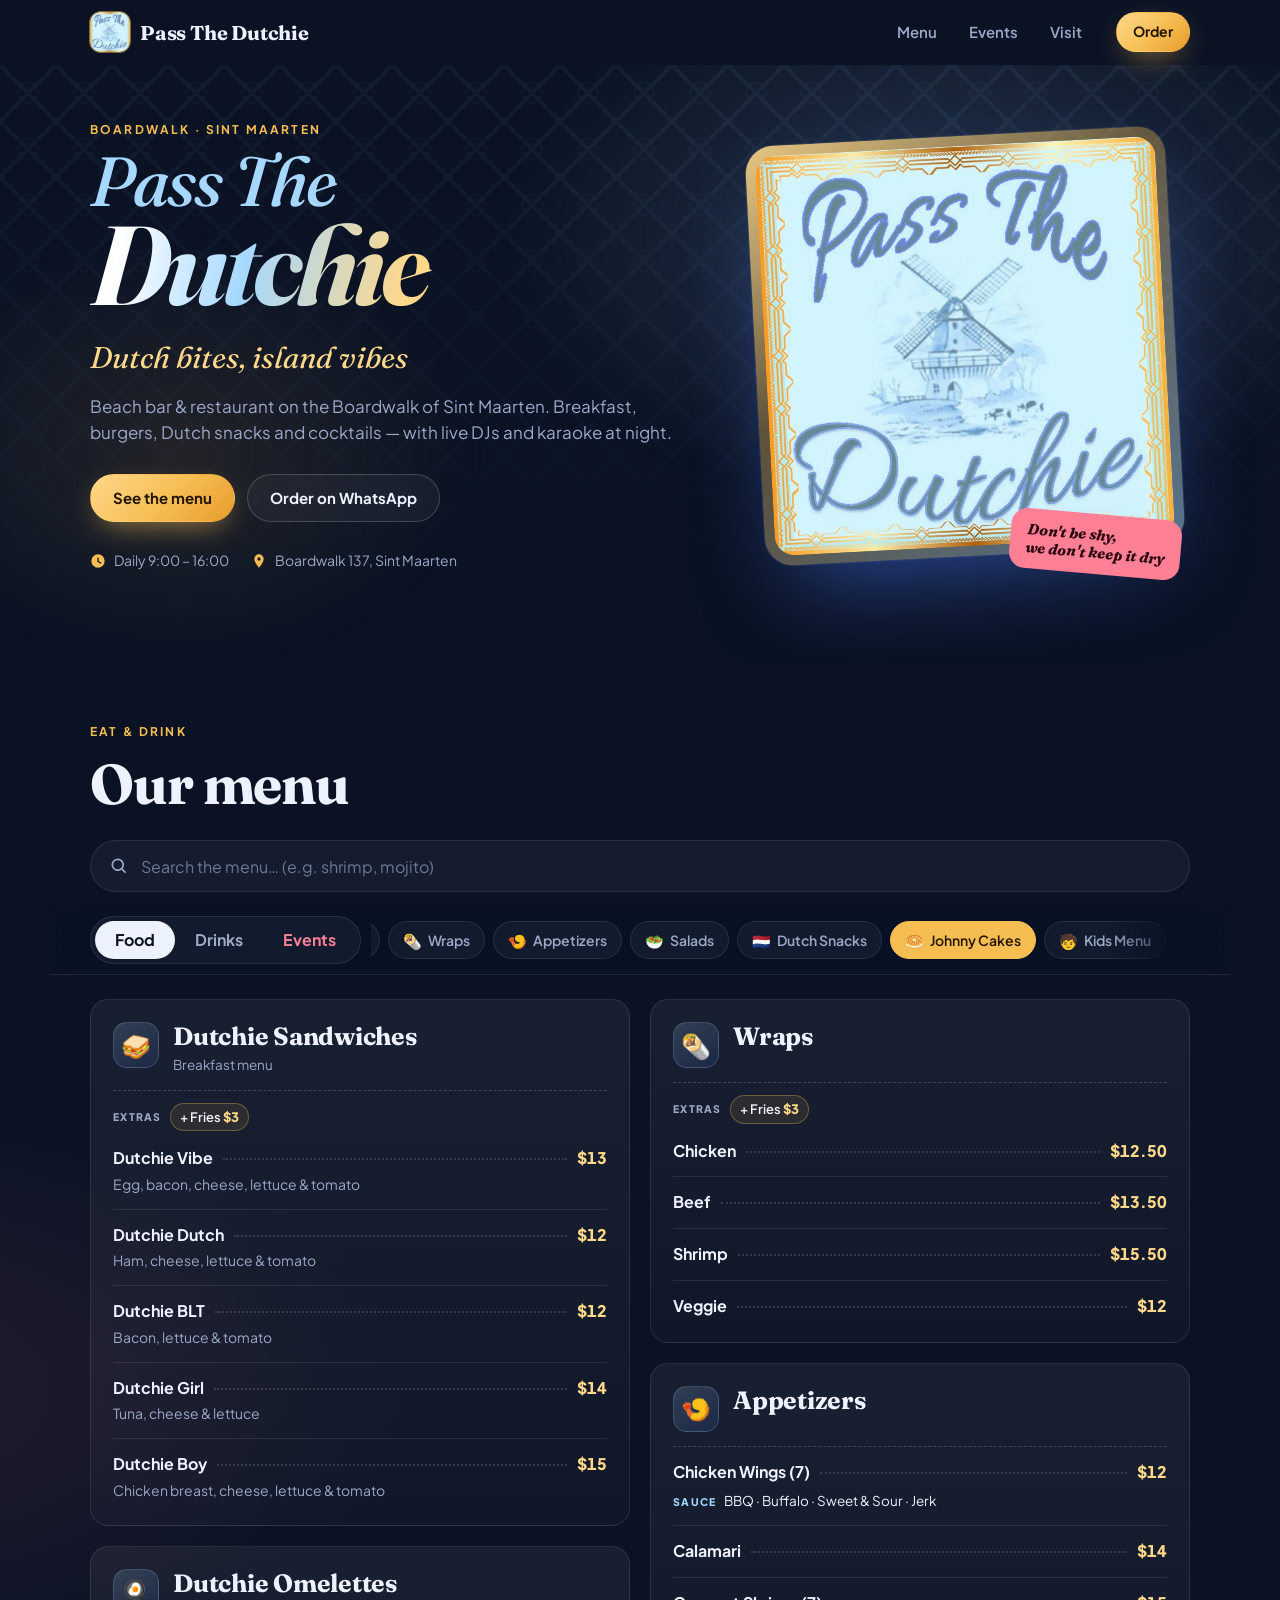
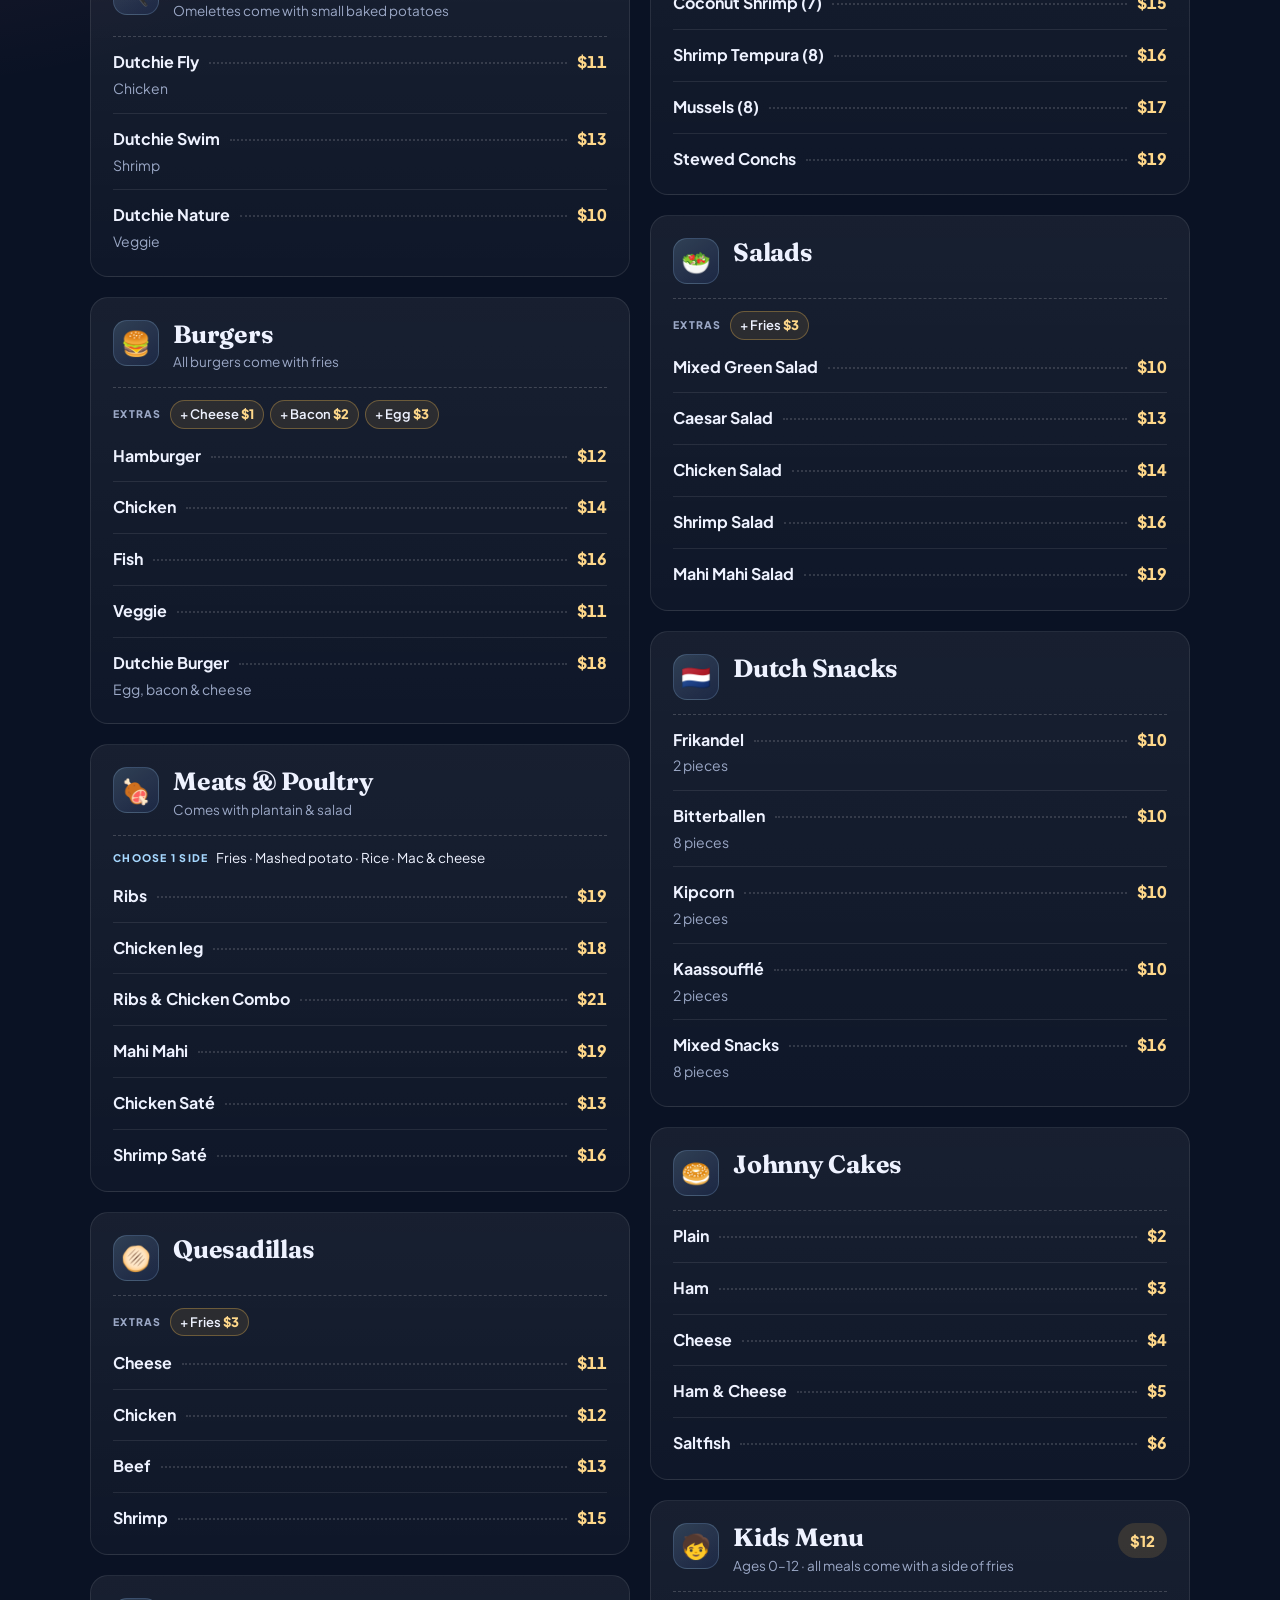
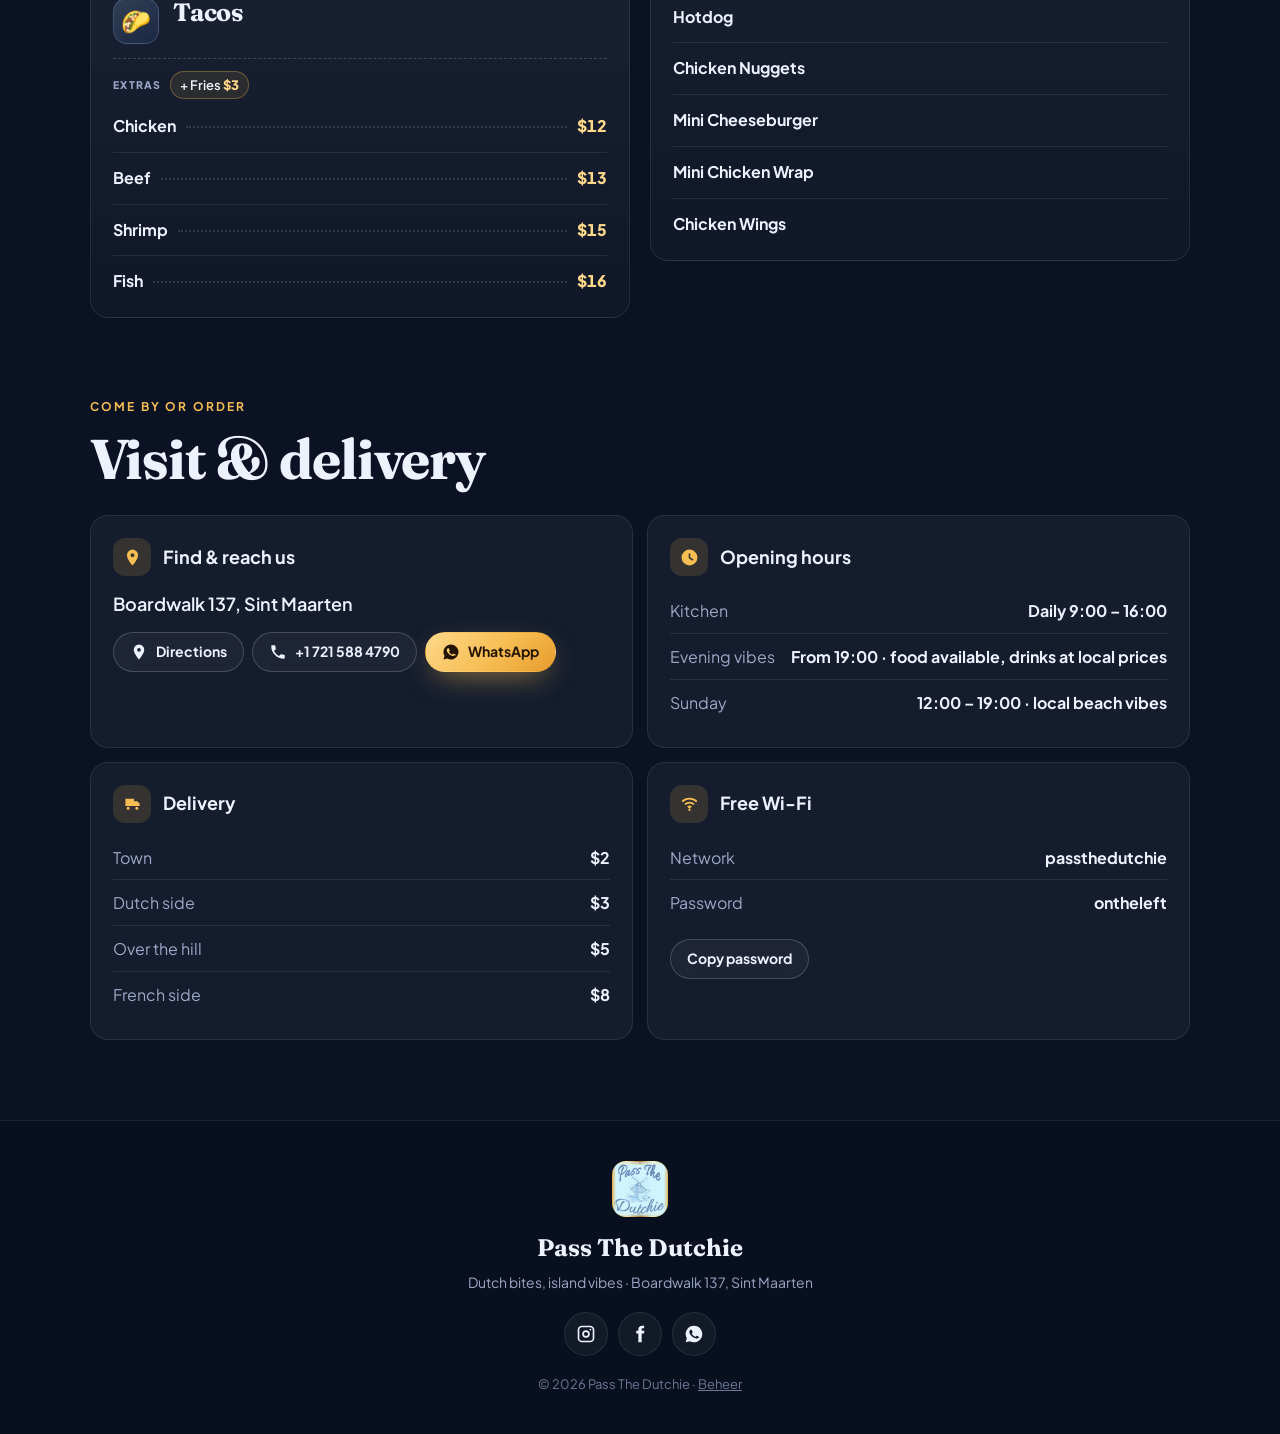
<file: index.html>
<!DOCTYPE html>
<html lang="en">
<head>
  <meta charset="UTF-8">
  <meta name="viewport" content="width=device-width, initial-scale=1, viewport-fit=cover">
  <title>Pass The Dutchie · Beach bar & restaurant, Sint Maarten</title>
  <meta name="description" content="Dutch bites, island vibes. Breakfast, burgers, Dutch snacks and cocktails on the Boardwalk of Sint Maarten.">
  <meta name="theme-color" content="#0a1224">
  <meta property="og:title" content="Pass The Dutchie">
  <meta property="og:description" content="Dutch bites, island vibes — Boardwalk 137, Sint Maarten.">
  <meta property="og:url" content="https://go2passthedutchie.com/">
  <meta property="og:image" content="https://go2passthedutchie.com/assets/img/logo.jpg">
  <link rel="canonical" href="https://go2passthedutchie.com/">
  <link rel="icon" href="assets/img/icon-192.png">
  <link rel="apple-touch-icon" href="assets/img/icon-180.png">
  <link rel="manifest" href="manifest.webmanifest">
  <link rel="preconnect" href="https://fonts.googleapis.com">
  <link rel="preconnect" href="https://fonts.gstatic.com" crossorigin>
  <link href="https://fonts.googleapis.com/css2?family=Fraunces:ital,opsz,wght@0,9..144,500;0,9..144,700;1,9..144,500;1,9..144,700&family=Plus+Jakarta+Sans:wght@400;500;600;700&display=swap" rel="stylesheet">
  <link rel="stylesheet" href="assets/css/base.css">
  <link rel="stylesheet" href="assets/css/site.css">
</head>
<body>
  <a class="skip" href="#menu">Skip to menu</a>
  <div id="demo-banner" class="demo-banner" hidden>Preview mode — you are seeing unpublished demo data from this browser.</div>

  <header class="topbar" id="top">
    <div class="topbar-inner">
      <a class="brand" href="#top" aria-label="Pass The Dutchie — home">
        <img src="assets/img/icon-192.png" alt="" width="40" height="40">
        <span class="brand-name">Pass The Dutchie</span>
      </a>
      <nav class="nav" aria-label="Main">
        <a href="#menu">Menu</a>
        <a href="#events">Events</a>
        <a href="#visit">Visit</a>
      </nav>
      <a class="btn btn-gold btn-sm order-btn" id="order-top" href="#visit">Order</a>
    </div>
  </header>

  <main>
    <section class="hero">
      <div class="hero-glow" aria-hidden="true"></div>
      <div class="coming-up" id="coming-up" hidden>
        <p class="coming-up-label">Coming up</p>
        <div class="coming-up-row" id="coming-up-row"></div>
      </div>
      <div class="hero-inner">
        <div class="hero-copy">
          <p class="eyebrow" id="hero-eyebrow">Boardwalk · Sint Maarten</p>
          <h1 class="hero-title"><span>Pass The</span> <em>Dutchie</em></h1>
          <p class="hero-tagline" id="hero-tagline">Dutch bites, island vibes</p>
          <p class="hero-intro" id="hero-intro"></p>
          <div class="hero-actions">
            <a class="btn btn-gold" href="#menu">See the menu</a>
            <a class="btn btn-ghost" id="hero-whatsapp" href="#visit">Order on WhatsApp</a>
          </div>
          <ul class="hero-facts" id="hero-facts"></ul>
        </div>
        <div class="hero-art">
          <div class="logo-card">
            <img src="assets/img/logo.jpg" alt="Pass The Dutchie logo — a Delft-blue windmill" width="640" height="640">
          </div>
          <div class="sticker" aria-hidden="true">Don't be shy,<br>we don't keep it dry</div>
        </div>
      </div>
    </section>

    <div id="announcement" class="announcement" hidden></div>

    <section class="menu-section" id="menu" aria-labelledby="menu-title">
      <div class="section-head">
        <p class="eyebrow">Eat &amp; drink</p>
        <h2 id="menu-title">Our menu</h2>
      </div>

      <label class="search">
        <svg viewBox="0 0 24 24" aria-hidden="true"><path d="M10.5 3a7.5 7.5 0 0 1 5.9 12.13l4.24 4.23-1.42 1.42-4.23-4.24A7.5 7.5 0 1 1 10.5 3Zm0 2a5.5 5.5 0 1 0 0 11 5.5 5.5 0 0 0 0-11Z"/></svg>
        <input type="search" id="menu-search" placeholder="Search the menu… (e.g. shrimp, mojito)" autocomplete="off" aria-label="Search the menu">
      </label>
      <div class="menu-sticky" id="menu-controls">
        <div class="segmented" id="menu-tabs" role="tablist" aria-label="Menu"></div>
        <nav class="chips" id="menu-chips" aria-label="Categories"></nav>
      </div>

      <div class="menu-grid" id="menu-grid" aria-live="polite">
        <div class="skeleton"></div><div class="skeleton"></div><div class="skeleton"></div>
      </div>
      <p class="empty" id="menu-empty" hidden>Nothing found. Try another word.</p>
    </section>

    <section class="visit" id="visit" aria-labelledby="visit-title">
      <div class="section-head">
        <p class="eyebrow">Come by or order</p>
        <h2 id="visit-title">Visit &amp; delivery</h2>
      </div>
      <div class="visit-grid" id="visit-grid"></div>
    </section>
  </main>

  <footer class="footer">
    <div class="footer-inner">
      <img src="assets/img/icon-192.png" alt="" width="56" height="56">
      <p class="footer-name">Pass The Dutchie</p>
      <p class="footer-sub" id="footer-sub"></p>
      <div class="socials" id="socials"></div>
      <p class="footer-small">© <span id="year"></span> Pass The Dutchie · <a href="beheer.html">Beheer</a></p>
    </div>
  </footer>

  <nav class="dock" id="dock" aria-label="Quick actions"></nav>

  <dialog class="lightbox" id="lightbox" aria-labelledby="lb-title">
    <button type="button" class="lb-close" id="lb-close" aria-label="Close">✕</button>
    <div class="lb-body" id="lb-body"></div>
  </dialog>

  <script type="module" src="assets/js/site.js"></script>
</body>
</html>
</file>
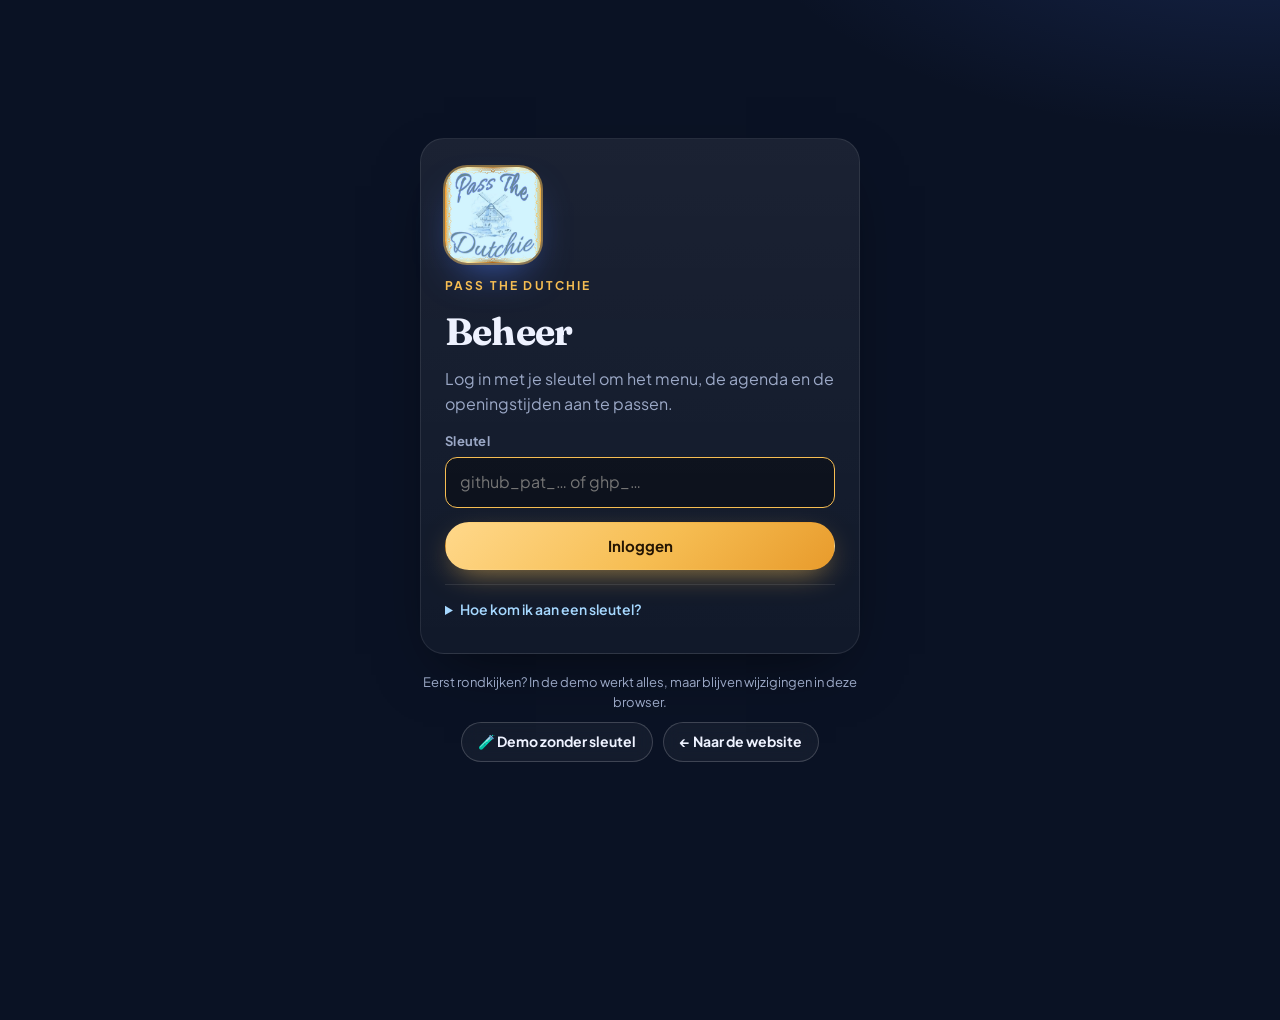
<file: beheer.html>
<!DOCTYPE html>
<html lang="nl">
<head>
  <meta charset="UTF-8">
  <meta name="viewport" content="width=device-width, initial-scale=1, viewport-fit=cover">
  <title>Beheer · Pass The Dutchie</title>
  <meta name="robots" content="noindex, nofollow">
  <meta name="theme-color" content="#0a1224">
  <link rel="icon" href="assets/img/icon-192.png">
  <link rel="apple-touch-icon" href="assets/img/icon-180.png">
  <link rel="preconnect" href="https://fonts.googleapis.com">
  <link rel="preconnect" href="https://fonts.gstatic.com" crossorigin>
  <link href="https://fonts.googleapis.com/css2?family=Fraunces:ital,opsz,wght@0,9..144,700;1,9..144,700&family=Plus+Jakarta+Sans:wght@400;500;600;700&display=swap" rel="stylesheet">
  <link rel="stylesheet" href="assets/css/base.css">
  <link rel="stylesheet" href="assets/css/admin.css">
</head>
<body>
  <div id="app" class="app">
    <p class="loading">Laden…</p>
  </div>

  <dialog id="modal" class="modal">
    <form method="dialog" id="modal-form" class="modal-form" novalidate></form>
  </dialog>

  <script type="module" src="assets/js/admin.js"></script>
</body>
</html>
</file>
<file: assets/css/base.css>
/* Shared tokens and components for the site and the admin. */

:root {
  --bg: #0a1224;
  --bg-2: #0f1a33;
  --surface: rgba(255, 255, 255, 0.045);
  --surface-2: rgba(255, 255, 255, 0.08);
  --border: rgba(255, 255, 255, 0.09);
  --border-strong: rgba(255, 255, 255, 0.18);
  --text: #eef2ff;
  --muted: #9ba8c6;
  --faint: #6b7896;
  --sky: #a6d8ff;
  --delft: #4f7dff;
  --gold: #f6bd52;
  --gold-2: #ffd88a;
  --coral: #ff7f95;
  --green: #4fd1a1;
  --danger: #ff6b6b;
  --radius: 18px;
  --radius-sm: 12px;
  --shadow: 0 24px 60px -24px rgba(0, 0, 0, 0.6);
  --font: 'Plus Jakarta Sans', system-ui, -apple-system, 'Segoe UI', Roboto, sans-serif;
  --display: 'Fraunces', Georgia, 'Times New Roman', serif;
  --gutter: clamp(16px, 4vw, 40px);
  --max: 1180px;
  color-scheme: dark;
}

*, *::before, *::after { box-sizing: border-box; }

html { scroll-behavior: smooth; -webkit-text-size-adjust: 100%; }

body {
  margin: 0;
  background: var(--bg);
  color: var(--text);
  font-family: var(--font);
  font-size: 16px;
  line-height: 1.55;
  -webkit-font-smoothing: antialiased;
  overflow-x: hidden;
}

img, svg { display: block; max-width: 100%; }

a { color: inherit; }

h1, h2, h3 { margin: 0; line-height: 1.15; }

button, input, select, textarea { font: inherit; color: inherit; }

:focus-visible { outline: 2px solid var(--gold); outline-offset: 3px; border-radius: 6px; }

[hidden] { display: none !important; }

.skip {
  position: absolute; left: -999px; top: 8px; z-index: 100;
  background: var(--gold); color: #1a1205; padding: 8px 14px; border-radius: 10px; font-weight: 700;
}
.skip:focus { left: 8px; }

.eyebrow {
  margin: 0 0 10px;
  font-size: 12px;
  font-weight: 700;
  letter-spacing: 0.18em;
  text-transform: uppercase;
  color: var(--gold);
}

/* ---------------------------------------------------------------- buttons */

.btn {
  display: inline-flex; align-items: center; justify-content: center; gap: 8px;
  min-height: 48px; padding: 0 22px;
  border-radius: 999px; border: 1px solid transparent;
  font-weight: 700; font-size: 15px; text-decoration: none; white-space: nowrap;
  cursor: pointer; transition: transform .15s ease, background .2s ease, border-color .2s ease, box-shadow .2s ease;
  -webkit-tap-highlight-color: transparent;
}
.btn svg { width: 18px; height: 18px; fill: currentColor; flex: none; }
.btn:active { transform: scale(0.97); }
.btn:disabled { opacity: .5; cursor: not-allowed; }
.btn-sm { min-height: 40px; padding: 0 16px; font-size: 14px; }
.btn-xs { min-height: 34px; padding: 0 12px; font-size: 13px; }

.btn-gold {
  background: linear-gradient(135deg, var(--gold-2), var(--gold) 55%, #e89b2c);
  color: #241503;
  box-shadow: 0 10px 30px -10px rgba(246, 189, 82, 0.7);
}
.btn-gold:hover { box-shadow: 0 14px 34px -10px rgba(246, 189, 82, 0.9); }

.btn-ghost {
  background: var(--surface);
  border-color: var(--border-strong);
  color: var(--text);
  backdrop-filter: blur(8px);
}
.btn-ghost:hover { background: var(--surface-2); border-color: rgba(255,255,255,.3); }

.btn-danger { background: rgba(255, 107, 107, 0.12); border-color: rgba(255, 107, 107, 0.4); color: #ffb3b3; }
.btn-danger:hover { background: rgba(255, 107, 107, 0.2); }

.badge {
  display: inline-flex; align-items: center;
  margin-left: 8px; padding: 2px 8px;
  border-radius: 999px; font-size: 11px; font-weight: 700; letter-spacing: .04em; text-transform: uppercase;
  background: var(--surface-2); color: var(--muted); vertical-align: middle;
}
.badge.hot { background: rgba(255, 127, 149, 0.16); color: var(--coral); }

/* ------------------------------------------------------------------ toast */

.toast {
  position: fixed; left: 50%; bottom: calc(96px + env(safe-area-inset-bottom)); z-index: 200;
  transform: translate(-50%, 20px); opacity: 0; pointer-events: none;
  max-width: calc(100vw - 32px);
  padding: 12px 18px; border-radius: 14px;
  background: #1b2747; border: 1px solid var(--border-strong); box-shadow: var(--shadow);
  font-weight: 600; font-size: 14px; transition: opacity .2s ease, transform .2s ease;
}
.toast.show { opacity: 1; transform: translate(-50%, 0); }
.toast.good { border-color: rgba(79, 209, 161, .5); }
.toast.bad { border-color: rgba(255, 107, 107, .6); }

@media (prefers-reduced-motion: reduce) {
  html { scroll-behavior: auto; }
  *, *::before, *::after { animation: none !important; transition: none !important; }
}
</file>
<file: assets/css/site.css>
/* The public website. Mobile first; wider screens add columns. */

body {
  background:
    radial-gradient(1200px 600px at 85% -10%, rgba(79, 125, 255, 0.22), transparent 60%),
    radial-gradient(900px 500px at -10% 30%, rgba(255, 127, 149, 0.10), transparent 60%),
    var(--bg);
  padding-bottom: calc(76px + env(safe-area-inset-bottom));
}

@media (min-width: 900px) { body { padding-bottom: 0; } }

.demo-banner {
  position: sticky; top: 0; z-index: 60;
  padding: 8px 16px; text-align: center; font-size: 13px; font-weight: 700;
  background: var(--gold); color: #241503;
}

/* ---------------------------------------------------------------- top bar */

.topbar {
  position: sticky; top: 0; z-index: 50;
  transition: background .25s ease, border-color .25s ease, backdrop-filter .25s ease;
  border-bottom: 1px solid transparent;
}
.topbar.scrolled {
  background: rgba(10, 18, 36, 0.78);
  backdrop-filter: saturate(160%) blur(16px);
  -webkit-backdrop-filter: saturate(160%) blur(16px);
  border-bottom-color: var(--border);
}
.topbar-inner {
  max-width: var(--max); margin: 0 auto; height: 64px;
  padding: 0 var(--gutter);
  display: flex; align-items: center; gap: 20px;
}
.brand { display: flex; align-items: center; gap: 10px; text-decoration: none; margin-right: auto; }
.brand img { width: 40px; height: 40px; border-radius: 11px; box-shadow: 0 0 0 1px rgba(246, 189, 82, .5); }
.brand-name { font-family: var(--display); font-weight: 700; font-size: 20px; letter-spacing: -0.01em; }

.nav { display: none; gap: 4px; }
.nav a {
  padding: 8px 14px; border-radius: 999px; text-decoration: none;
  color: var(--muted); font-weight: 600; font-size: 15px; transition: color .2s, background .2s;
}
.nav a:hover { color: var(--text); background: var(--surface); }
@media (min-width: 760px) { .nav { display: flex; } }

/* ------------------------------------------------------------------- hero */

.hero { position: relative; overflow: hidden; }
.hero-glow {
  position: absolute; inset: -20% -10% auto; height: 120%; pointer-events: none;
  background:
    radial-gradient(closest-side at 70% 40%, rgba(166, 216, 255, 0.18), transparent),
    radial-gradient(closest-side at 20% 70%, rgba(246, 189, 82, 0.10), transparent);
  filter: blur(10px);
}
.hero::after {
  /* Delft tile pattern, very faint */
  content: ''; position: absolute; inset: 0; pointer-events: none; opacity: .05;
  background-image:
    radial-gradient(circle at 50% 50%, transparent 9px, var(--sky) 10px, transparent 11px),
    linear-gradient(45deg, transparent 47%, var(--sky) 48%, var(--sky) 52%, transparent 53%),
    linear-gradient(-45deg, transparent 47%, var(--sky) 48%, var(--sky) 52%, transparent 53%);
  background-size: 56px 56px;
  mask-image: linear-gradient(to bottom, black, transparent 90%);
  -webkit-mask-image: linear-gradient(to bottom, black, transparent 90%);
}
.hero-inner {
  position: relative; z-index: 1;
  max-width: var(--max); margin: 0 auto;
  padding: 28px var(--gutter) 56px;
  display: grid; gap: 40px; align-items: center;
}
@media (min-width: 900px) {
  .hero-inner { grid-template-columns: 1.15fr .85fr; padding-top: 56px; padding-bottom: 96px; }
}

.hero-title {
  font-family: var(--display); font-weight: 700;
  font-size: clamp(52px, 13vw, 112px);
  line-height: .92; letter-spacing: -0.035em;
}
.hero-title span { display: block; color: var(--sky); font-weight: 500; font-style: italic; font-size: .62em; letter-spacing: -0.02em; }
.hero-title em {
  font-style: italic;
  background: linear-gradient(100deg, #fff 10%, var(--sky) 45%, var(--gold-2) 90%);
  -webkit-background-clip: text; background-clip: text; color: transparent;
  padding-right: .08em;
}
.hero-tagline { margin: 18px 0 0; font-family: var(--display); font-style: italic; font-size: clamp(22px, 4vw, 30px); color: var(--gold-2); }
.hero-intro { margin: 12px 0 0; max-width: 54ch; color: var(--muted); font-size: 17px; }
.hero-actions { display: flex; flex-wrap: wrap; gap: 12px; margin-top: 28px; }
.hero-facts { list-style: none; margin: 28px 0 0; padding: 0; display: flex; flex-wrap: wrap; gap: 10px 22px; color: var(--muted); font-size: 14px; }
.hero-facts li { display: flex; align-items: center; gap: 8px; }
.hero-facts svg { width: 16px; height: 16px; fill: var(--gold); }

.hero-art { position: relative; justify-self: center; width: min(300px, 72vw); }
@media (min-width: 900px) { .hero-art { width: min(420px, 100%); } }
.logo-card {
  position: relative; border-radius: 28px; padding: 10px;
  background: linear-gradient(145deg, rgba(255, 216, 138, .9), rgba(246, 189, 82, .35) 40%, rgba(166, 216, 255, .5));
  box-shadow: 0 40px 90px -30px rgba(79, 125, 255, .55), 0 0 0 1px rgba(255, 255, 255, .08);
  transform: rotate(-3deg);
  animation: float 7s ease-in-out infinite;
}
.logo-card img { border-radius: 20px; width: 100%; height: auto; }
@keyframes float {
  0%, 100% { transform: rotate(-3deg) translateY(0); }
  50% { transform: rotate(-1.5deg) translateY(-10px); }
}
.sticker {
  position: absolute; right: -6px; bottom: -18px;
  padding: 12px 16px; border-radius: 16px;
  background: var(--coral); color: #2a0710;
  font-family: var(--display); font-style: italic; font-weight: 700; font-size: 15px; line-height: 1.2;
  transform: rotate(5deg); box-shadow: var(--shadow);
}

.announcement {
  position: relative; z-index: 2;
  width: calc(100% - 2 * var(--gutter)); max-width: calc(var(--max) - 2 * var(--gutter));
  margin: 0 auto; padding: 14px 18px;
  border-radius: var(--radius); font-weight: 600;
  background: linear-gradient(90deg, rgba(246,189,82,.16), rgba(255,127,149,.12));
  border: 1px solid rgba(246,189,82,.35);
}
.announcement::before { content: '📣  '; }

/* -------------------------------------------------------------- sections */

section { scroll-margin-top: 72px; }
.menu-section, .vibes, .visit { max-width: var(--max); margin: 0 auto; padding: 56px var(--gutter) 24px; }
.section-head { margin-bottom: 24px; }
.section-head h2 { font-family: var(--display); font-size: clamp(36px, 7vw, 56px); letter-spacing: -0.02em; }
.section-sub { margin: 8px 0 0; color: var(--muted); }

/* ------------------------------------------------------------------- menu */

.search {
  display: flex; align-items: center; gap: 10px;
  height: 52px; padding: 0 18px; margin-bottom: 14px;
  border-radius: 999px; background: var(--surface); border: 1px solid var(--border);
  transition: border-color .2s, background .2s;
}
.search:focus-within { border-color: var(--gold); background: var(--surface-2); }
.search svg { width: 20px; height: 20px; fill: var(--muted); flex: none; }
.search input { flex: 1; min-width: 0; height: 100%; border: 0; background: transparent; outline: none; font-size: 16px; }
.search input::placeholder { color: var(--faint); }

.menu-sticky {
  position: sticky; top: 64px; z-index: 40;
  margin: 0 calc(-1 * var(--gutter)); padding: 10px var(--gutter);
  background: rgba(10, 18, 36, 0.86);
  backdrop-filter: saturate(160%) blur(16px);
  -webkit-backdrop-filter: saturate(160%) blur(16px);
  border-bottom: 1px solid var(--border);
  display: flex; flex-direction: column; gap: 10px;
}
@media (min-width: 760px) {
  .menu-sticky { flex-direction: row; align-items: center; }
}

.segmented {
  display: inline-flex; flex: none; align-self: flex-start;
  padding: 4px; border-radius: 999px; background: var(--surface); border: 1px solid var(--border);
}
.segmented.searching { display: none; }
.segmented button {
  border: 0; background: transparent; cursor: pointer;
  min-height: 38px; padding: 0 20px; border-radius: 999px;
  font-weight: 700; color: var(--muted); transition: background .2s, color .2s;
}
.segmented button.active { background: var(--text); color: var(--bg); }
@media (min-width: 760px) { .segmented { align-self: center; } }

.chips {
  display: flex; gap: 8px; overflow-x: auto; scrollbar-width: none;
  -webkit-overflow-scrolling: touch; scroll-snap-type: x proximity;
  mask-image: linear-gradient(to right, black 90%, transparent);
  -webkit-mask-image: linear-gradient(to right, black 90%, transparent);
  padding-right: 24px;
}
.chips::-webkit-scrollbar { display: none; }
.chip {
  flex: none; scroll-snap-align: start;
  display: inline-flex; align-items: center; gap: 6px;
  min-height: 38px; padding: 0 14px; border-radius: 999px;
  text-decoration: none; font-size: 14px; font-weight: 600; color: var(--muted);
  background: var(--surface); border: 1px solid var(--border); transition: all .2s;
}
.chip:hover { color: var(--text); border-color: var(--border-strong); }
.chip.active { color: #241503; background: var(--gold); border-color: var(--gold); }
.chip-icon { font-size: 15px; }

.menu-grid { margin-top: 24px; columns: 1; column-gap: 20px; }
@media (min-width: 860px) { .menu-grid { columns: 2; } }

.cat-card {
  break-inside: avoid; margin-bottom: 20px;
  padding: 22px 22px 10px; border-radius: var(--radius);
  background: linear-gradient(180deg, rgba(255,255,255,.06), rgba(255,255,255,.025));
  border: 1px solid var(--border);
  scroll-margin-top: 190px;
  animation: rise .4s ease both;
}
@media (min-width: 760px) { .cat-card { scroll-margin-top: 150px; } }
@keyframes rise { from { opacity: 0; transform: translateY(8px); } to { opacity: 1; transform: none; } }

.cat-head { display: flex; align-items: flex-start; gap: 14px; padding-bottom: 14px; border-bottom: 1px dashed var(--border-strong); }
.cat-icon {
  flex: none; width: 46px; height: 46px; display: grid; place-items: center;
  border-radius: 14px; font-size: 24px;
  background: linear-gradient(145deg, rgba(166,216,255,.18), rgba(79,125,255,.10));
  border: 1px solid rgba(166,216,255,.2);
}
.cat-title { flex: 1; min-width: 0; }
.cat-title h3 { font-family: var(--display); font-size: 25px; letter-spacing: -0.01em; }
.cat-note { margin: 4px 0 0; font-size: 13.5px; color: var(--muted); }
.cat-price {
  flex: none; padding: 6px 12px; border-radius: 999px;
  background: rgba(246,189,82,.14); color: var(--gold-2); font-weight: 800; font-size: 15px;
}

.items { list-style: none; margin: 0; padding: 0; }
.item { padding: 13px 0; border-bottom: 1px solid var(--border); }
.item:last-child { border-bottom: 0; }
.item-line { display: flex; align-items: baseline; gap: 10px; }
.item-name { font-weight: 700; font-size: 16px; }
.dots { flex: 1; min-width: 16px; border-bottom: 2px dotted rgba(255,255,255,.14); transform: translateY(-4px); }
.item-price { font-weight: 800; color: var(--gold-2); font-variant-numeric: tabular-nums; }
.item-line:has(.item-price:empty) .dots { visibility: hidden; }
.item-desc { margin: 3px 0 0; font-size: 14px; color: var(--muted); }
.item.sold-out .item-name, .item.sold-out .item-price { opacity: .45; text-decoration: line-through; }
.item.sold-out .badge { text-decoration: none; }

.skeleton {
  height: 260px; margin-bottom: 20px; border-radius: var(--radius);
  background: linear-gradient(90deg, var(--surface), var(--surface-2), var(--surface));
  background-size: 200% 100%; animation: shimmer 1.2s linear infinite;
}
@keyframes shimmer { to { background-position: -200% 0; } }
.empty { color: var(--muted); text-align: center; padding: 32px 0; }

/* ------------------------------------------------------------------ vibes */

.vibe-grid { display: grid; gap: 14px; grid-template-columns: 1fr; }
@media (min-width: 600px) { .vibe-grid { grid-template-columns: repeat(2, 1fr); } }
@media (min-width: 1000px) { .vibe-grid { grid-template-columns: repeat(4, 1fr); } }
.vibe {
  position: relative; overflow: hidden;
  padding: 22px; border-radius: var(--radius);
  background: var(--surface); border: 1px solid var(--border);
}
.vibe::before {
  content: ''; position: absolute; inset: 0 0 auto; height: 3px;
  background: linear-gradient(90deg, var(--delft), var(--sky), var(--gold));
}
.vibe.today { border-color: rgba(255,127,149,.5); background: linear-gradient(160deg, rgba(255,127,149,.14), var(--surface) 60%); }
.vibe-day { margin: 0 0 6px; font-size: 12px; font-weight: 800; letter-spacing: .16em; text-transform: uppercase; color: var(--gold); }
.vibe h3 { font-family: var(--display); font-size: 23px; }
.vibe-time { display: flex; align-items: center; gap: 6px; margin: 10px 0 0; color: var(--muted); font-size: 14px; font-weight: 600; }
.vibe-time svg { width: 15px; height: 15px; fill: var(--sky); }
.vibe-desc { margin: 8px 0 0; color: var(--muted); font-size: 14px; }

/* ------------------------------------------------------------------ visit */

.visit-grid { display: grid; gap: 14px; }
@media (min-width: 760px) { .visit-grid { grid-template-columns: repeat(2, 1fr); } }
.info-card { padding: 22px; border-radius: var(--radius); background: var(--surface); border: 1px solid var(--border); }
.info-card h3 { display: flex; align-items: center; gap: 12px; font-size: 18px; margin-bottom: 14px; }
.info-icon { width: 38px; height: 38px; border-radius: 12px; display: grid; place-items: center; background: rgba(246,189,82,.14); }
.info-icon svg { width: 19px; height: 19px; fill: var(--gold); }
.stack { display: grid; gap: 14px; justify-items: start; }
.big { margin: 0; font-size: 18px; font-weight: 600; }
.btn-row { display: flex; flex-wrap: wrap; gap: 8px; }
.rows { margin: 0; display: grid; gap: 2px; width: 100%; }
.rows > div { display: flex; justify-content: space-between; gap: 16px; padding: 9px 0; border-bottom: 1px solid var(--border); }
.rows > div:last-child { border-bottom: 0; }
.rows dt { color: var(--muted); }
.rows dd { margin: 0; font-weight: 700; text-align: right; }

/* ----------------------------------------------------------------- footer */

.footer { margin-top: 56px; border-top: 1px solid var(--border); background: rgba(0,0,0,.18); }
.footer-inner { max-width: var(--max); margin: 0 auto; padding: 40px var(--gutter); display: grid; justify-items: center; text-align: center; gap: 6px; }
.footer-inner img { border-radius: 14px; margin-bottom: 6px; }
.footer-name { margin: 0; font-family: var(--display); font-size: 24px; font-weight: 700; }
.footer-sub { margin: 0; color: var(--muted); font-size: 14px; }
.socials { display: flex; gap: 10px; margin: 12px 0; }
.socials a { width: 44px; height: 44px; border-radius: 50%; display: grid; place-items: center; background: var(--surface); border: 1px solid var(--border); transition: background .2s; }
.socials a:hover { background: var(--surface-2); }
.socials svg { width: 20px; height: 20px; fill: var(--text); }
.footer-small { margin: 0; color: var(--faint); font-size: 13px; }
.footer-small a { color: var(--faint); }

/* ------------------------------------------------------- mobile quick dock */

.dock {
  position: fixed; left: 12px; right: 12px; bottom: calc(10px + env(safe-area-inset-bottom)); z-index: 70;
  display: grid; grid-auto-flow: column; grid-auto-columns: 1fr; gap: 4px;
  padding: 6px; border-radius: 22px;
  background: rgba(16, 26, 52, 0.88);
  backdrop-filter: saturate(160%) blur(18px);
  -webkit-backdrop-filter: saturate(160%) blur(18px);
  border: 1px solid var(--border-strong);
  box-shadow: 0 18px 40px -12px rgba(0,0,0,.7);
}
.dock:empty { display: none; }
.dock a {
  display: grid; justify-items: center; gap: 2px; padding: 7px 4px; border-radius: 16px;
  text-decoration: none; font-size: 11.5px; font-weight: 700; color: var(--muted);
  -webkit-tap-highlight-color: transparent;
}
.dock a:active { background: var(--surface-2); }
.dock svg { width: 22px; height: 22px; fill: currentColor; }
.dock a.accent { background: linear-gradient(135deg, var(--gold-2), var(--gold)); color: #241503; }
@media (min-width: 900px) { .dock { display: none; } }

.order-btn { display: none; }
@media (min-width: 420px) { .order-btn { display: inline-flex; } }

/* ------------------------------------------------------------- coming up */

.coming-up {
  position: relative; z-index: 2;
  max-width: var(--max); margin: 0 auto; padding: 14px var(--gutter) 0;
}
.coming-up-label {
  display: flex; align-items: center; gap: 8px;
  margin: 0 0 8px; font-size: 12px; font-weight: 800; letter-spacing: .18em; text-transform: uppercase; color: var(--coral);
}
.coming-up-label::before {
  content: ''; width: 8px; height: 8px; border-radius: 50%; background: var(--coral);
  box-shadow: 0 0 0 0 rgba(255,127,149,.6); animation: pulse 1.8s ease-out infinite;
}
@keyframes pulse { to { box-shadow: 0 0 0 10px rgba(255,127,149,0); } }
.coming-up-row {
  display: flex; gap: 10px; overflow-x: auto; scroll-snap-type: x mandatory; scrollbar-width: none;
  margin: 0 calc(-1 * var(--gutter)); padding: 2px var(--gutter) 4px; scroll-padding-inline: var(--gutter);
}
.coming-up-row::-webkit-scrollbar { display: none; }

.cu-card, .event-card {
  display: flex; align-items: stretch; gap: 14px; text-align: left; cursor: pointer;
  border-radius: var(--radius); border: 1px solid rgba(255,127,149,.35);
  background: linear-gradient(120deg, rgba(255,127,149,.16), rgba(79,125,255,.10) 70%), var(--bg-2);
  color: var(--text); -webkit-tap-highlight-color: transparent; transition: transform .15s, border-color .2s;
}
.cu-card:active, .event-card:active { transform: scale(.98); }
.cu-card:hover, .event-card:hover { border-color: rgba(255,127,149,.7); }
.cu-card { flex: 0 0 min(100%, 440px); scroll-snap-align: start; padding: 10px; }
.coming-up-row:has(.cu-card + .cu-card) .cu-card { flex-basis: min(86%, 440px); }
.soon { border-color: var(--coral); }

.ev-media { position: relative; flex: none; width: 76px; }
.cu-card .ev-media { width: 68px; }
.date-block {
  display: grid; place-items: center; align-content: center; height: 100%; min-height: 76px;
  border-radius: 12px; background: var(--gold); color: #241503; line-height: 1;
}
.date-month { font-size: 12px; font-weight: 800; text-transform: uppercase; letter-spacing: .08em; }
.date-day { font-family: var(--display); font-size: 30px; font-weight: 700; }
.ev-poster {
  position: absolute; inset: 0; width: 100%; height: 100%; object-fit: cover; border-radius: 12px;
  box-shadow: 0 0 0 1px rgba(255,255,255,.15);
}
.ev-text { flex: 1; min-width: 0; display: grid; align-content: center; gap: 2px; }
.ev-when { margin: 0; font-size: 13px; font-weight: 700; color: var(--gold-2); }
.ev-when .badge { margin-left: 0; }
.ev-time { color: var(--muted); }
.ev-text h3 { font-family: var(--display); font-size: 20px; line-height: 1.2; }
.ev-desc { margin: 2px 0 0; color: var(--muted); font-size: 14px; }
.ev-more { margin-top: 4px; font-size: 13px; font-weight: 700; color: var(--sky); }

/* ---------------------------------------------------------- events tab */

.menu-grid.events-mode { columns: 1; }
.segmented button.tab-events:not(.active) { color: var(--coral); }
.events-view { display: grid; gap: 32px; }
.ev-group { display: grid; gap: 12px; }
.ev-group-title { font-family: var(--display); font-size: 26px; }
.ev-group .section-sub { margin: -6px 0 4px; }
.event-list { display: grid; gap: 12px; }
@media (min-width: 760px) { .event-list { grid-template-columns: repeat(2, 1fr); } }
.event-card { padding: 12px; }
.event-card .ev-media { width: 104px; }
.event-card .date-block { min-height: 130px; }
.event-card .date-day { font-size: 40px; }

/* ------------------------------------------------------------- lightbox */

.lightbox {
  width: min(560px, calc(100vw - 24px)); max-height: calc(100dvh - 24px);
  padding: 0; border: 1px solid var(--border-strong); border-radius: 22px; overflow: auto;
  background: #121c36; color: var(--text); box-shadow: 0 30px 80px -20px rgba(0,0,0,.8);
}
.lightbox::backdrop { background: rgba(3,7,18,.8); backdrop-filter: blur(6px); }
.lightbox[open] { animation: rise .2s ease; }
.lb-close {
  position: sticky; top: 10px; float: right; margin: 10px 10px -50px 0; z-index: 2;
  width: 40px; height: 40px; border-radius: 50%; border: 0; cursor: pointer;
  background: rgba(10,18,36,.75); color: #fff; font-size: 18px; backdrop-filter: blur(6px);
}
.lb-poster { width: 100%; height: auto; display: block; }
.lb-text { padding: 18px 20px 22px; display: grid; gap: 8px; }
.lb-close + .lb-body > .lb-text:first-child { padding-right: 64px; }
.lb-when { display: flex; align-items: center; gap: 8px; margin: 0; color: var(--gold-2); font-weight: 700; }
.lb-when svg { width: 18px; height: 18px; fill: currentColor; }
.lb-text h2 { font-family: var(--display); font-size: 28px; }
.lb-desc { margin: 0; color: var(--muted); white-space: pre-line; }

/* --------------------------------------------------- extras & choices */

.options { display: grid; gap: 6px; }
.cat-options { padding: 12px 0 2px; }
.item-options { margin-top: 7px; }
.opt-line { display: flex; flex-wrap: wrap; align-items: center; gap: 6px; }
.opt-label {
  font-size: 10.5px; font-weight: 800; letter-spacing: .12em; text-transform: uppercase; color: var(--muted);
  margin-right: 2px;
}
.extra {
  display: inline-flex; align-items: baseline; gap: 2px;
  padding: 3px 9px; border-radius: 999px; font-size: 13px; font-weight: 600;
  background: rgba(246,189,82,.10); border: 1px solid rgba(246,189,82,.32); color: var(--text);
}
.extra b { color: var(--gold-2); font-weight: 800; }
.extra.sold-out { opacity: .45; text-decoration: line-through; }
.choice .opt-label { color: var(--sky); }
.choice-values { font-size: 13.5px; color: var(--text); }
</file>
<file: assets/css/admin.css>
/* Beheer. Gebouwd voor de telefoon: grote tikvlakken, één kolom, vaste balk onderin. */

body {
  background:
    radial-gradient(900px 400px at 100% -10%, rgba(79, 125, 255, 0.18), transparent 60%),
    var(--bg);
}

.app { min-height: 100vh; padding-bottom: 120px; }
.loading { padding: 40vh 16px 0; text-align: center; color: var(--muted); }
.muted { color: var(--muted); }
.small { font-size: 13px; }
.empty { color: var(--muted); text-align: center; padding: 28px 0; }

.linkish {
  background: none; border: 0; padding: 6px 0; cursor: pointer;
  color: var(--sky); font-weight: 600; font-size: 14px; text-decoration: underline; text-underline-offset: 3px;
}

/* ------------------------------------------------------------------ login */

.login { min-height: 100vh; display: grid; place-items: center; align-content: center; gap: 18px; padding: 32px 16px; }
.login-card {
  width: min(440px, 100%);
  display: grid; gap: 14px;
  padding: 28px 24px; border-radius: 24px;
  background: linear-gradient(180deg, rgba(255,255,255,.07), rgba(255,255,255,.03));
  border: 1px solid var(--border); box-shadow: var(--shadow);
}
.login-card.wide { width: min(520px, 100%); }
.login-card h1 { font-family: var(--display); font-size: 38px; letter-spacing: -0.02em; }
.login-card .eyebrow { margin: 0; }
.login-card > p { margin: 0; }
.login-logo { width: 96px; height: 96px; border-radius: 22px; box-shadow: 0 0 0 2px rgba(246,189,82,.5), 0 18px 40px -16px rgba(79,125,255,.7); }
.login-alt { width: min(440px, 100%); display: flex; flex-wrap: wrap; gap: 10px; justify-content: center; text-align: center; }
.login-alt p { width: 100%; margin: 0; }

.help { border-top: 1px solid var(--border); padding-top: 10px; font-size: 14px; }
.help summary { cursor: pointer; color: var(--sky); font-weight: 600; padding: 4px 0; }
.help ol { padding-left: 20px; margin: 10px 0; display: grid; gap: 6px; }
.help a { color: var(--gold-2); }

.divider { display: flex; align-items: center; gap: 12px; color: var(--faint); font-size: 13px; }
.divider::before, .divider::after { content: ''; flex: 1; height: 1px; background: var(--border); }

/* ----------------------------------------------------------------- fields */

.field { display: grid; gap: 6px; }
.field-label { font-size: 13px; font-weight: 700; color: var(--muted); letter-spacing: .02em; }
.field-help { font-size: 12.5px; color: var(--faint); }
.field input, .field textarea, .field select, .pair input {
  width: 100%; min-height: 48px; padding: 12px 14px;
  border-radius: var(--radius-sm); border: 1px solid var(--border-strong);
  background: rgba(0, 0, 0, 0.25); font-size: 16px; /* 16px: geen zoom op iOS */
  transition: border-color .2s, background .2s;
}
.field textarea { resize: vertical; min-height: 84px; line-height: 1.45; }
.field input:focus, .field textarea:focus, .field select:focus, .pair input:focus { outline: none; border-color: var(--gold); background: rgba(0,0,0,.35); }
.form-error { margin: 0; padding: 10px 12px; border-radius: 10px; background: rgba(255,107,107,.12); color: #ffc2c2; font-size: 14px; font-weight: 600; }

.switch { display: inline-flex; align-items: center; gap: 10px; cursor: pointer; user-select: none; -webkit-tap-highlight-color: transparent; }
.switch input { position: absolute; opacity: 0; width: 1px; height: 1px; }
.switch-track {
  position: relative; flex: none; width: 42px; height: 24px; border-radius: 999px;
  background: rgba(255,255,255,.14); transition: background .2s;
}
.switch-track::after {
  content: ''; position: absolute; top: 3px; left: 3px; width: 18px; height: 18px; border-radius: 50%;
  background: #fff; transition: transform .2s; box-shadow: 0 2px 6px rgba(0,0,0,.4);
}
.switch input:checked + .switch-track { background: var(--coral); }
.switch input:checked + .switch-track::after { transform: translateX(18px); }
.switch input:focus-visible + .switch-track { outline: 2px solid var(--gold); outline-offset: 2px; }
.switch-label { font-size: 14px; font-weight: 600; }

/* ------------------------------------------------------------------ shell */

.demo-strip { padding: 7px 16px; text-align: center; font-size: 13px; font-weight: 700; background: var(--gold); color: #241503; }

.admin-top {
  position: sticky; top: 0; z-index: 30;
  display: flex; align-items: center; gap: 12px;
  max-width: 900px; margin: 0 auto; padding: 12px 16px;
  background: rgba(10, 18, 36, .85); backdrop-filter: blur(14px); -webkit-backdrop-filter: blur(14px);
}
.admin-brand { display: flex; align-items: center; gap: 10px; text-decoration: none; margin-right: auto; min-width: 0; }
.admin-brand img { border-radius: 10px; flex: none; }
.admin-brand span { display: grid; line-height: 1.2; min-width: 0; }
.admin-brand strong { font-family: var(--display); font-size: 19px; }
.admin-brand small { color: var(--muted); font-size: 12px; white-space: nowrap; overflow: hidden; text-overflow: ellipsis; }

.status { display: inline-flex; align-items: center; gap: 6px; font-size: 12.5px; font-weight: 700; white-space: nowrap; }
.status::before { content: ''; width: 8px; height: 8px; border-radius: 50%; }
.status.clean { color: var(--green); }
.status.clean::before { background: var(--green); }
.status.dirty { color: var(--gold-2); }
.status.dirty::before { background: var(--gold); box-shadow: 0 0 0 4px rgba(246,189,82,.2); }
@media (max-width: 480px) { .hide-sm { display: none; } }

.tabs {
  position: sticky; top: 64px; z-index: 29;
  display: grid; grid-template-columns: repeat(4, 1fr); gap: 4px;
  max-width: 900px; margin: 0 auto; padding: 4px 16px 10px;
  background: rgba(10, 18, 36, .85); backdrop-filter: blur(14px); -webkit-backdrop-filter: blur(14px);
  border-bottom: 1px solid var(--border);
}
.tabs button {
  display: grid; justify-items: center; gap: 2px;
  padding: 8px 4px; border: 0; border-radius: 14px; cursor: pointer;
  background: transparent; color: var(--muted); font-size: 12.5px; font-weight: 700;
  transition: background .2s, color .2s;
}
.tabs button.active { background: var(--surface-2); color: var(--text); }
.tab-emoji { font-size: 19px; }
@media (min-width: 640px) {
  .tabs button { grid-auto-flow: column; justify-content: center; gap: 8px; font-size: 14px; padding: 10px; }
  .tab-emoji { font-size: 16px; }
}

.admin-main { max-width: 900px; margin: 0 auto; padding: 18px 16px; display: grid; gap: 12px; align-content: start; }

.toolbar { display: flex; flex-wrap: wrap; align-items: center; gap: 8px; }
.segmented { display: inline-flex; flex-wrap: wrap; padding: 4px; border-radius: 999px; background: var(--surface); border: 1px solid var(--border); }
.segmented button { border: 0; background: transparent; cursor: pointer; min-height: 38px; padding: 0 18px; border-radius: 999px; font-weight: 700; color: var(--muted); }
.segmented button.active { background: var(--text); color: var(--bg); }

.list-head { display: flex; align-items: baseline; justify-content: space-between; gap: 12px; flex-wrap: wrap; margin-top: 6px; }
.list-head h2 { font-size: 15px; color: var(--muted); font-weight: 700; }

.icon-btn {
  flex: none; width: 38px; height: 38px; display: inline-grid; place-items: center;
  border-radius: 12px; border: 1px solid var(--border); background: var(--surface);
  cursor: pointer; font-size: 16px; font-weight: 700; color: var(--text);
  transition: background .15s, border-color .15s;
}
.icon-btn:hover { background: var(--surface-2); border-color: var(--border-strong); }
.icon-btn.off { opacity: .25; pointer-events: none; }

/* ------------------------------------------------------------- categories */

.cat-card { border-radius: var(--radius); background: var(--surface); border: 1px solid var(--border); overflow: hidden; }
.cat-card.open { border-color: var(--border-strong); background: rgba(255,255,255,.06); }
.cat-card.is-hidden .cat-text, .cat-card.is-hidden .cat-emoji { opacity: .5; }
.cat-row { display: flex; align-items: center; gap: 8px; padding: 8px 10px 8px 4px; }
.cat-toggle {
  flex: 1; min-width: 0; display: flex; align-items: center; gap: 10px;
  padding: 8px; border: 0; background: none; text-align: left; cursor: pointer; border-radius: 12px;
}
.chev { width: 14px; color: var(--muted); }
.cat-emoji { font-size: 22px; width: 40px; height: 40px; display: grid; place-items: center; border-radius: 12px; background: rgba(166,216,255,.1); flex: none; }
.cat-text { display: grid; min-width: 0; line-height: 1.3; }
.cat-text strong { font-size: 16px; overflow: hidden; text-overflow: ellipsis; white-space: nowrap; }
.cat-text small { color: var(--muted); font-size: 12.5px; }
.row-actions { display: flex; align-items: center; gap: 6px; flex: none; }

.cat-body { padding: 0 12px 12px; border-top: 1px dashed var(--border-strong); }
.cat-note { margin: 10px 4px 2px; font-size: 13px; color: var(--muted); font-style: italic; }

.item-list { list-style: none; margin: 0; padding: 0; }
.item-list.boxed { border-radius: var(--radius); background: var(--surface); border: 1px solid var(--border); padding: 0 12px; }
.item-row { display: flex; align-items: center; gap: 8px; padding: 6px 0; border-bottom: 1px solid var(--border); flex-wrap: wrap; }
.item-row:last-child { border-bottom: 0; }
.item-main {
  flex: 1 1 220px; min-width: 0; display: grid; gap: 2px;
  padding: 10px 8px; border: 0; background: none; text-align: left; cursor: pointer; border-radius: 12px;
}
.item-main:hover { background: rgba(255,255,255,.04); }
.item-top { display: flex; align-items: center; gap: 6px; flex-wrap: wrap; }
.item-top strong { font-size: 15.5px; }
.item-top .badge { margin-left: 0; }
.item-price { margin-left: auto; font-weight: 800; color: var(--gold-2); font-variant-numeric: tabular-nums; }
.item-main small { color: var(--muted); font-size: 13px; }
.item-row.is-sold .item-top strong { text-decoration: line-through; opacity: .6; }
.item-row.is-hidden .item-main { opacity: .5; }
.item-row .row-actions { margin-left: auto; }
.item-row .switch-label { font-size: 12.5px; color: var(--muted); }
.day-pill { padding: 2px 9px; border-radius: 999px; background: rgba(246,189,82,.15); color: var(--gold-2); font-size: 12px; font-weight: 800; text-transform: uppercase; letter-spacing: .06em; }

.add-row {
  width: 100%; min-height: 52px; border-radius: var(--radius);
  border: 1.5px dashed var(--border-strong); background: transparent; color: var(--sky);
  font-weight: 700; cursor: pointer; transition: background .2s, border-color .2s;
}
.add-row:hover { background: var(--surface); border-color: var(--sky); }
.add-row.small { min-height: 44px; margin-top: 10px; border-radius: 12px; font-size: 14px; }

/* ------------------------------------------------------------------ panels */

.panel { display: grid; gap: 14px; padding: 18px; border-radius: var(--radius); background: var(--surface); border: 1px solid var(--border); }
.panel h3 { font-size: 17px; }
.panel p { margin: 0; }
.panel.attention { border-color: rgba(246,189,82,.5); background: linear-gradient(160deg, rgba(246,189,82,.12), var(--surface) 70%); }
.code { margin: 0; padding: 12px 14px; border-radius: 10px; background: rgba(0,0,0,.4); font-family: ui-monospace, SFMono-Regular, Menlo, monospace; font-size: 13.5px; overflow-x: auto; color: var(--gold-2); }
.btn-row { display: flex; flex-wrap: wrap; gap: 8px; }
.kv { margin: 0; display: grid; grid-template-columns: auto 1fr; gap: 8px 16px; font-size: 14px; }
.kv dt { color: var(--muted); }
.kv dd { margin: 0; font-weight: 600; word-break: break-all; }
.kv a { color: var(--sky); }

.pairs { display: grid; gap: 8px; }
.pair { display: grid; grid-template-columns: 1fr 1fr auto auto; gap: 6px; align-items: center; }
.pair input { min-height: 44px; padding: 10px 12px; }
@media (max-width: 520px) {
  .pair { grid-template-columns: 1fr auto auto; }
  .pair input:first-child { grid-column: 1 / -1; }
  .pair { padding-bottom: 8px; border-bottom: 1px solid var(--border); }
}

/* ---------------------------------------------------------------- savebar */

.savebar {
  position: fixed; left: 0; right: 0; bottom: 0; z-index: 40;
  padding: 12px 16px calc(12px + env(safe-area-inset-bottom));
  transform: translateY(110%); transition: transform .25s ease;
  background: rgba(16, 26, 52, .94); backdrop-filter: blur(16px); -webkit-backdrop-filter: blur(16px);
  border-top: 1px solid rgba(246,189,82,.4);
}
.savebar.show { transform: none; }
.savebar-inner { max-width: 900px; margin: 0 auto; display: flex; align-items: center; gap: 10px; }
.savebar-text { flex: 1; font-size: 14px; font-weight: 600; color: var(--gold-2); }
@media (max-width: 520px) {
  .savebar-text { display: none; }
  .savebar-inner .btn { flex: 1; }
}

/* ------------------------------------------------------------------ modal */

.modal {
  width: min(560px, calc(100vw - 24px)); max-height: calc(100dvh - 24px);
  padding: 0; border: 1px solid var(--border-strong); border-radius: 22px;
  background: #121c36; color: var(--text); box-shadow: 0 30px 80px -20px rgba(0,0,0,.8);
}
.modal::backdrop { background: rgba(3, 7, 18, .65); backdrop-filter: blur(4px); }
.modal[open] { animation: pop .18s ease; }
@keyframes pop { from { opacity: 0; transform: translateY(12px) scale(.98); } }
@media (max-width: 560px) {
  .modal { margin: auto 0 0; width: 100vw; max-width: 100vw; border-radius: 22px 22px 0 0; border-bottom: 0; }
}
.modal-form { display: grid; max-height: calc(100dvh - 24px); }
.modal-head { display: flex; align-items: center; justify-content: space-between; gap: 12px; padding: 18px 18px 6px; }
.modal-head h2 { font-family: var(--display); font-size: 24px; }
.modal-body { display: grid; gap: 14px; padding: 12px 18px; overflow-y: auto; }
.modal-form .form-error { margin: 0 18px; }
.modal-foot {
  display: flex; align-items: center; flex-wrap: wrap; gap: 8px;
  padding: 14px 18px calc(14px + env(safe-area-inset-bottom)); border-top: 1px solid var(--border);
}
.modal-foot .spacer { flex: 1; }
.confirm-text { margin: 8px 0 0; font-size: 16px; font-weight: 600; }

/* ---------------------------------------------------------------- events */

.list-head.spaced { margin-top: 22px; }
.item-main.with-thumb { display: flex; align-items: center; gap: 12px; }
.thumb-text { display: grid; gap: 2px; min-width: 0; }
.ev-thumb {
  position: relative; flex: none; width: 52px; height: 64px; border-radius: 10px; overflow: hidden;
  display: grid; place-items: center; background: var(--gold); color: #241503;
  font-family: var(--display); font-weight: 700; font-size: 22px;
}
.ev-thumb img { position: absolute; inset: 0; width: 100%; height: 100%; object-fit: cover; }
.past { margin-top: 6px; display: grid; gap: 10px; }
.past summary { cursor: pointer; color: var(--muted); font-weight: 600; font-size: 14px; padding: 6px 0; }
.past[open] { padding-bottom: 6px; }

.poster-field { display: grid; gap: 8px; }
.poster-preview:empty { display: none; }
.poster-preview img { max-height: 260px; width: auto; max-width: 100%; border-radius: 12px; box-shadow: 0 0 0 1px var(--border-strong); }
.field input[type="date"] { color-scheme: dark; }

/* --------------------------------------------------- extras & choices */

.opt-summary, .cat-options { display: block; color: var(--gold-2) !important; font-size: 12.5px; }
.cat-options { margin: 4px 4px 2px; }
.opt-field { display: grid; gap: 6px; }
.opt-rows { display: grid; gap: 6px; }
.opt-rows:empty { display: none; }
.opt-row { display: grid; gap: 6px; align-items: center; }
.opt-row.extra { grid-template-columns: 1fr 70px auto 38px; }
.opt-row.choice { grid-template-columns: 110px 1fr 38px; }
.opt-row input[type="text"] {
  width: 100%; min-height: 44px; padding: 10px 12px; border-radius: var(--radius-sm);
  border: 1px solid var(--border-strong); background: rgba(0,0,0,.25); font-size: 16px;
}
.opt-row input[type="text"]:focus { outline: none; border-color: var(--gold); }
.opt-sold { display: inline-flex; align-items: center; gap: 4px; font-size: 12.5px; color: var(--muted); }
.opt-sold input { width: 18px; height: 18px; accent-color: var(--coral); }
.opt-field .add-row.small { margin-top: 0; }
@media (max-width: 420px) {
  .opt-row.choice { grid-template-columns: 1fr 38px; }
  .opt-row.choice .opt-values { grid-column: 1 / 2; }
}
</file>
